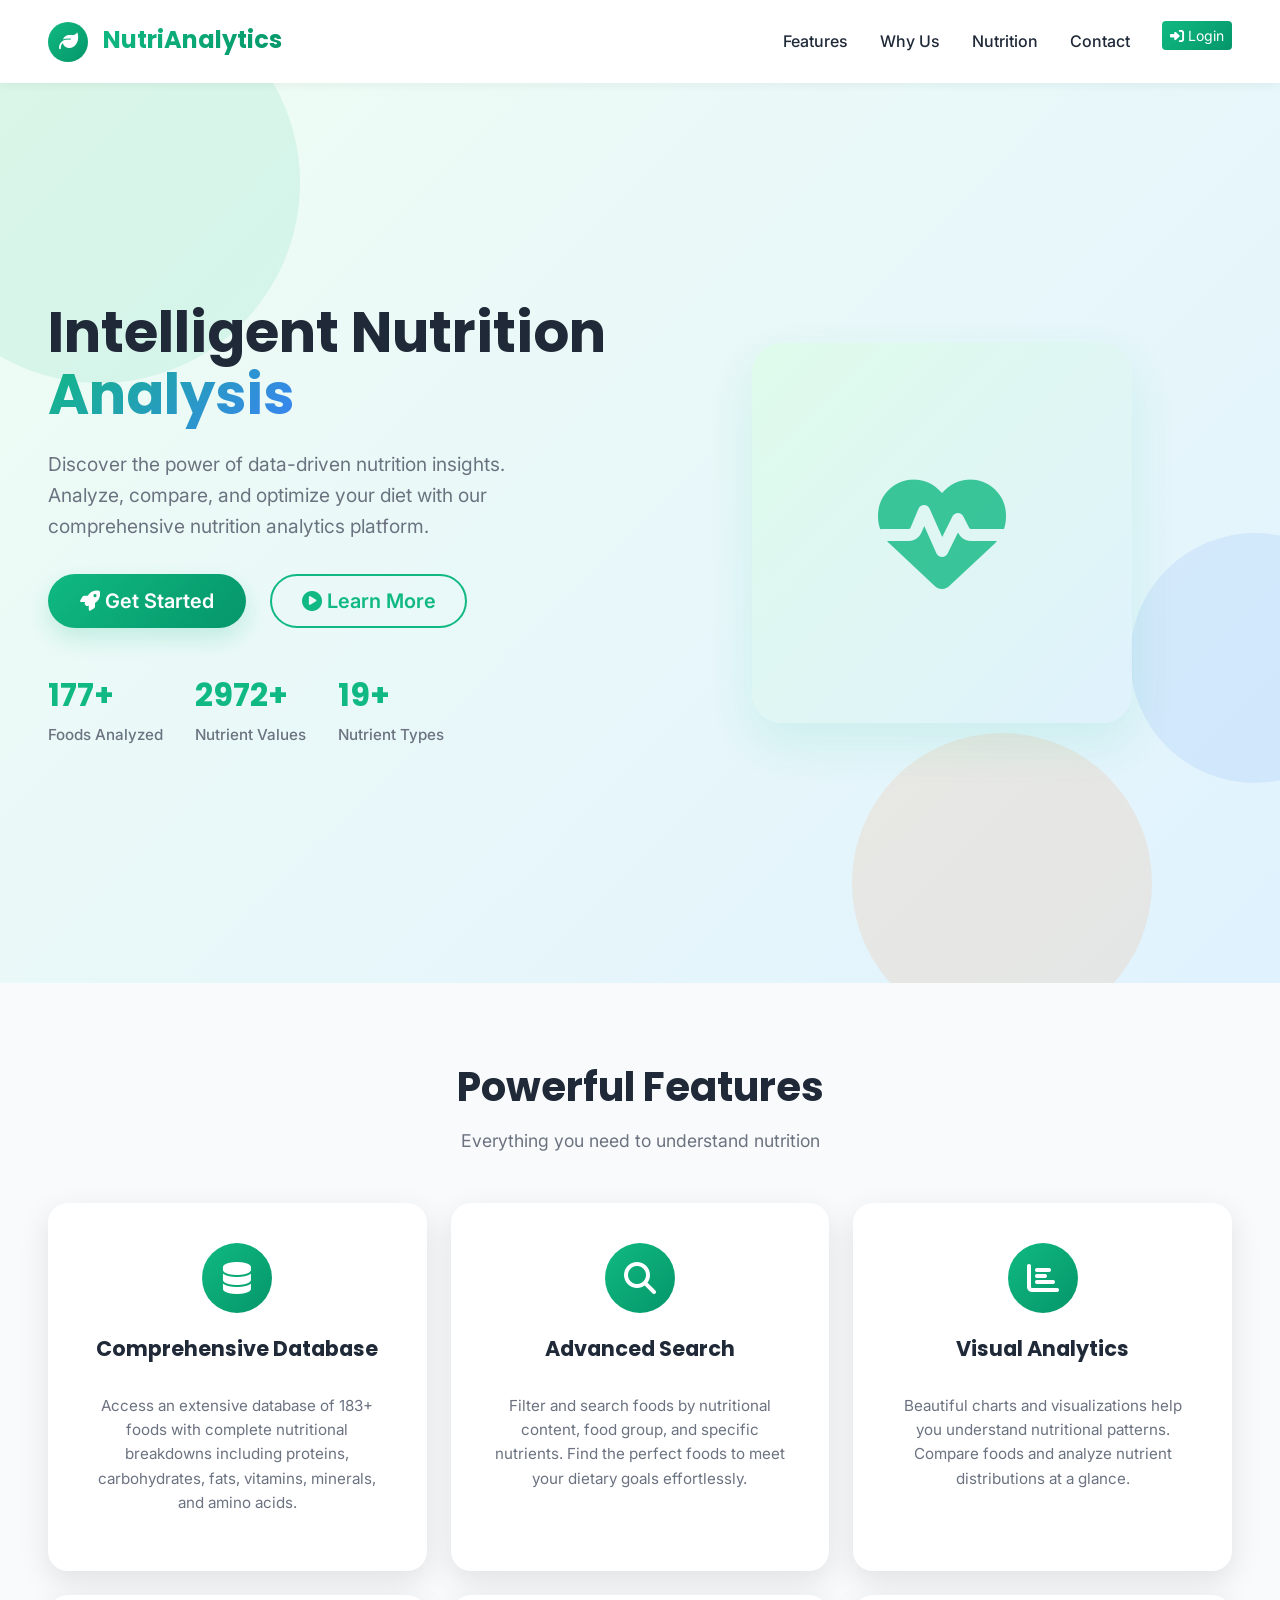
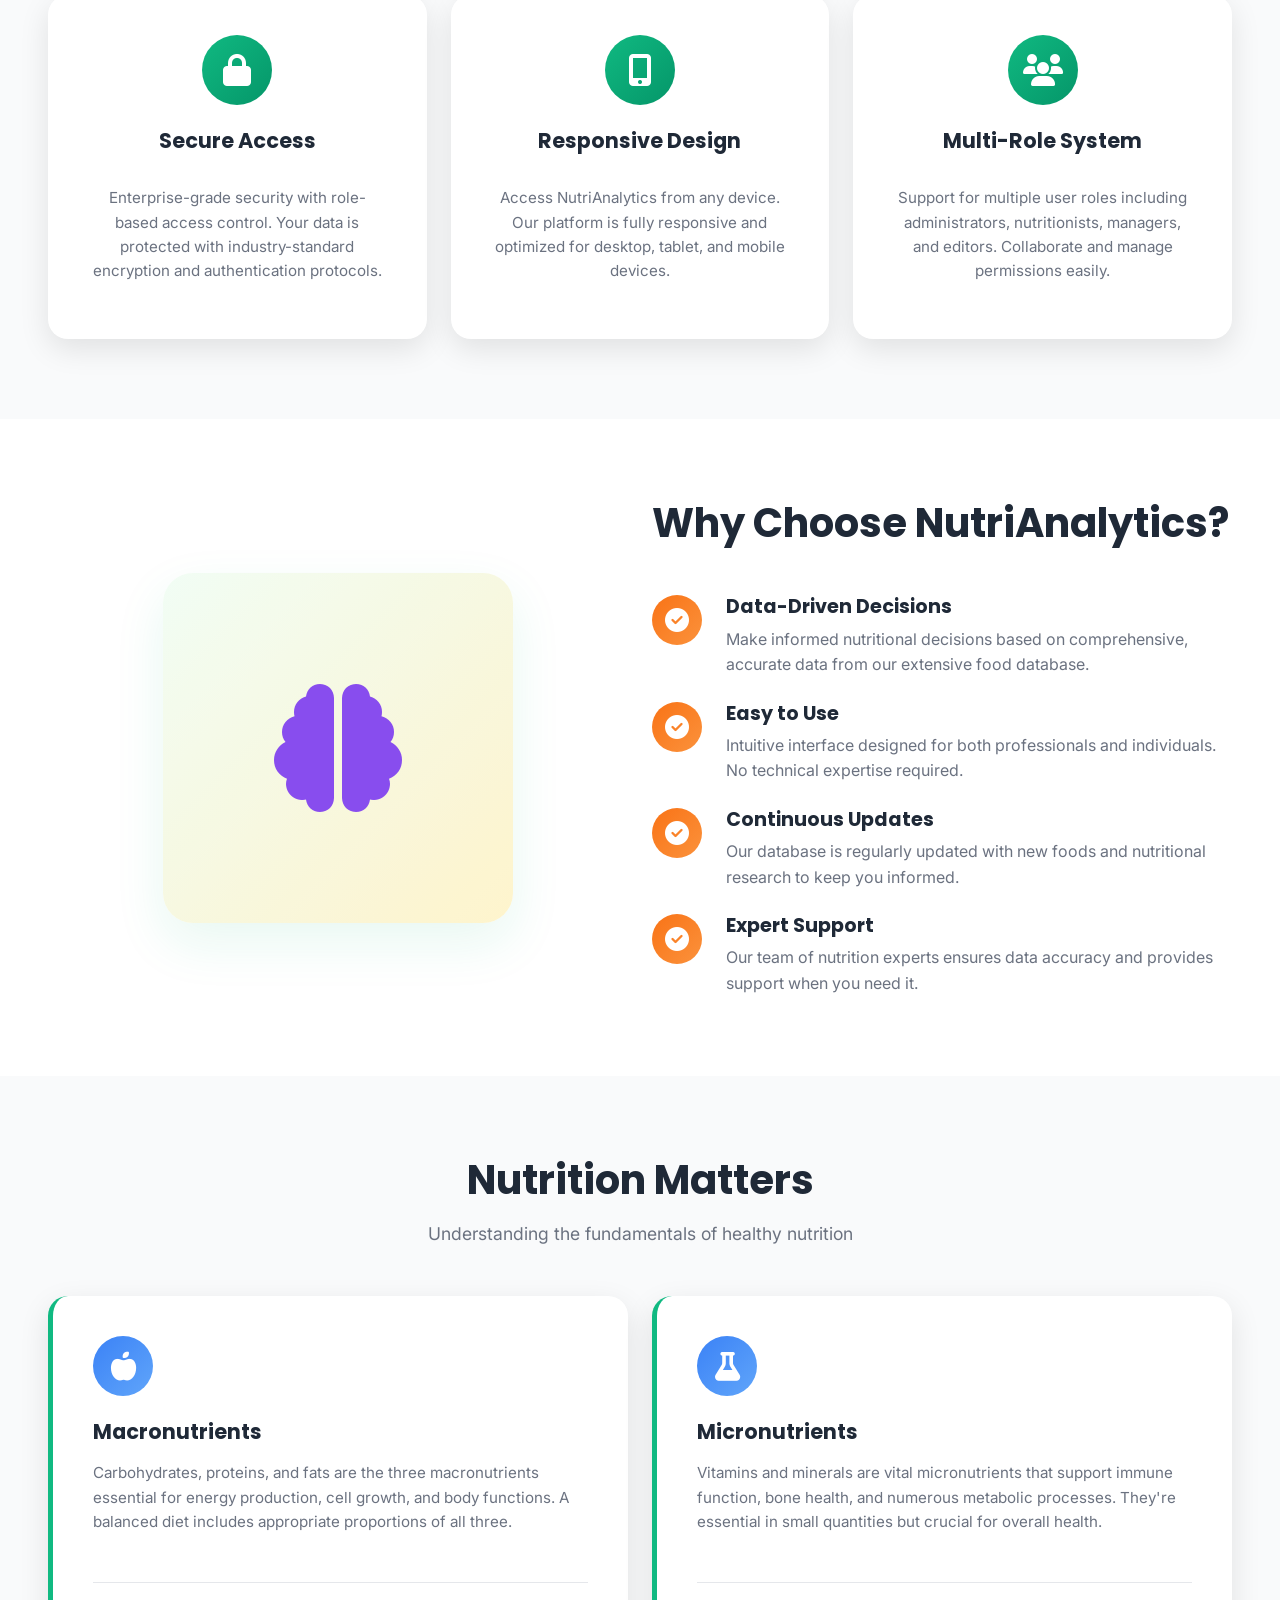
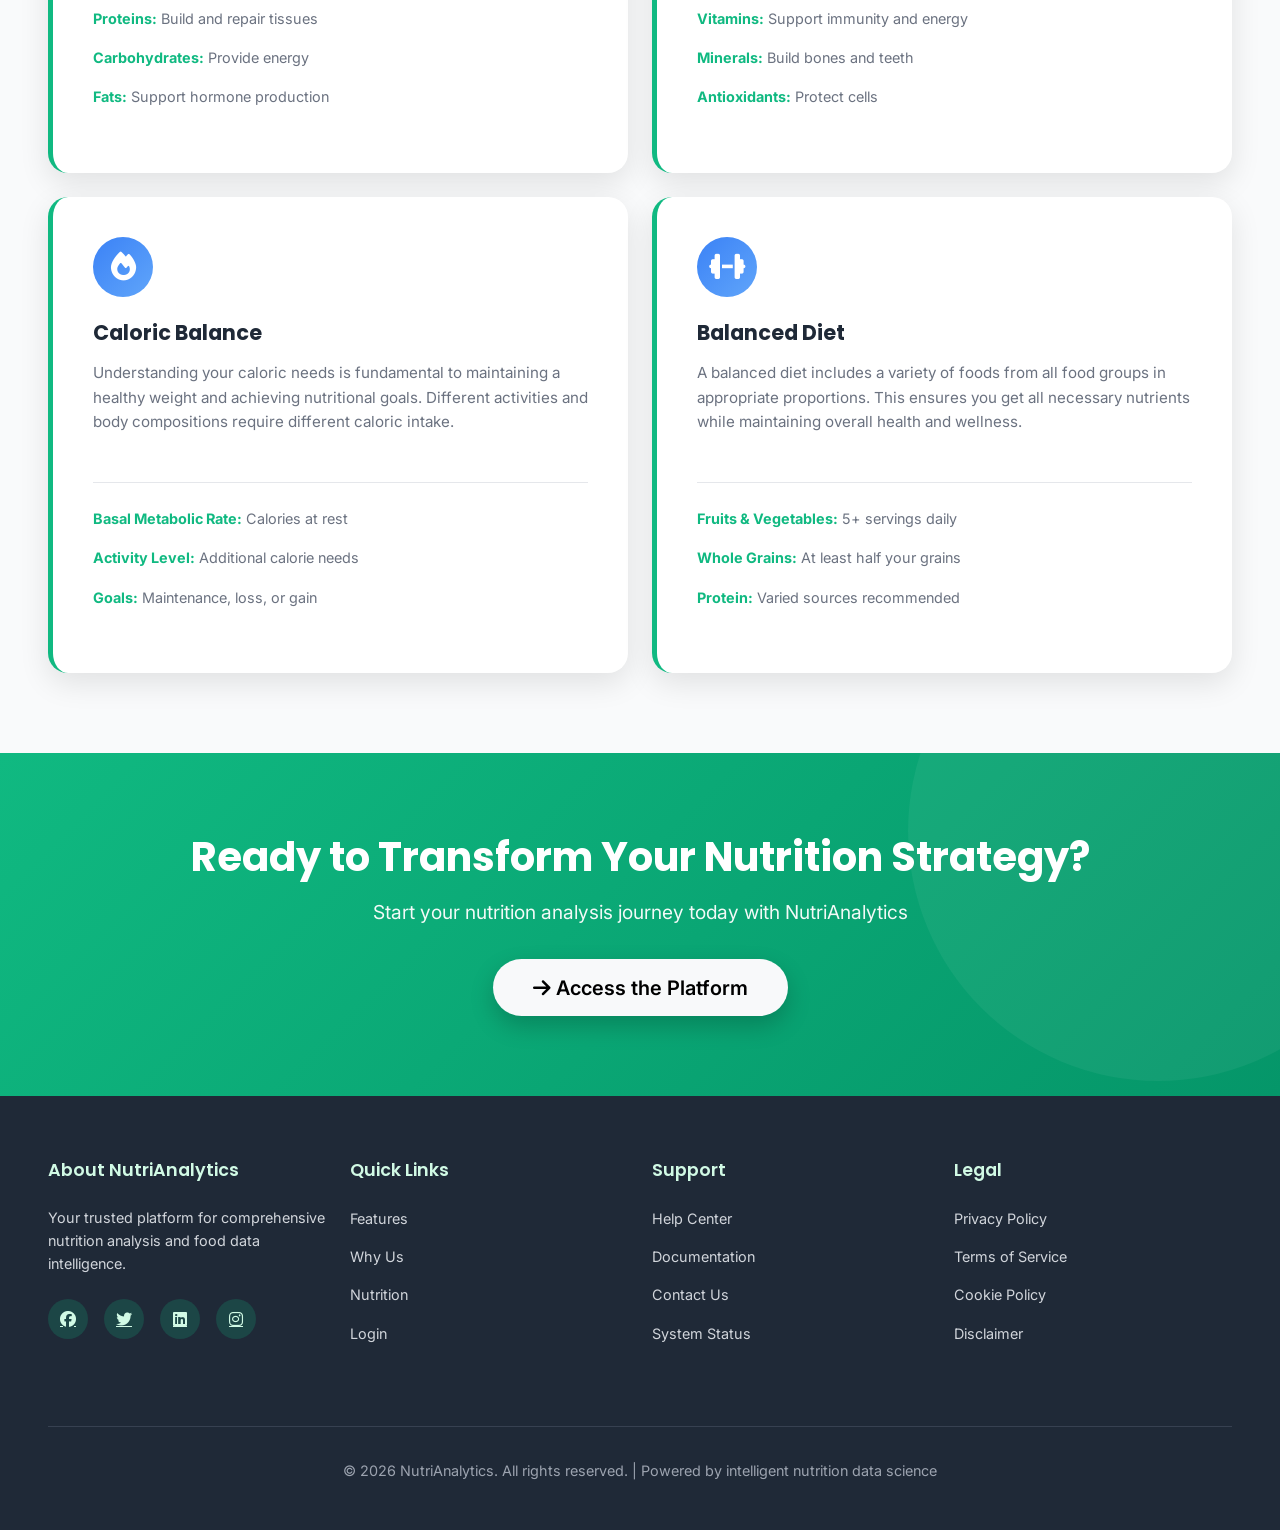
<file: index.html>
<!DOCTYPE html>
<html lang="en">
<head>
    <meta charset="UTF-8">
    <meta name="viewport" content="width=device-width, initial-scale=1.0">
    <title>NutriAnalytics - Nutrition Intelligence Platform</title>
    <link href="https://cdn.jsdelivr.net/npm/bootstrap@5.3.0/dist/css/bootstrap.min.css" rel="stylesheet">
    <link rel="stylesheet" href="https://cdnjs.cloudflare.com/ajax/libs/font-awesome/6.4.0/css/all.min.css">
    <link rel="preconnect" href="https://fonts.googleapis.com">
    <link rel="preconnect" href="https://fonts.gstatic.com" crossorigin>
    <link href="https://fonts.googleapis.com/css2?family=Poppins:wght@300;400;600;700&family=Inter:wght@300;400;500;600&display=swap" rel="stylesheet">
    <link rel="stylesheet" href="static/css/landing.css">
</head>
<body>
    <!-- Navigation Bar -->
    <nav class="navbar navbar-expand-lg navbar-light navbar-landing">
        <div class="container-fluid px-4 px-md-5">
            <a class="navbar-brand" href="#home">
                <span class="brand-logo">
                    <i class="fas fa-leaf"></i>
                </span>
                <span class="brand-text">NutriAnalytics</span>
            </a>
            <button class="navbar-toggler" type="button" data-bs-toggle="collapse" data-bs-target="#navbarNav" aria-controls="navbarNav" aria-expanded="false" aria-label="Toggle navigation">
                <span class="navbar-toggler-icon"></span>
            </button>
            <div class="collapse navbar-collapse" id="navbarNav">
                <ul class="navbar-nav ms-auto">
                    <li class="nav-item"><a class="nav-link" href="#features">Features</a></li>
                    <li class="nav-item"><a class="nav-link" href="#why">Why Us</a></li>
                    <li class="nav-item"><a class="nav-link" href="#nutrition">Nutrition</a></li>
                    <li class="nav-item"><a class="nav-link" href="#contact">Contact</a></li>
                    <li class="nav-item ms-3">
                        <a class="btn btn-primary btn-sm" href="/login">
                            <i class="fas fa-sign-in-alt"></i> Login
                        </a>
                    </li>
                </ul>
            </div>
        </div>
    </nav>

    <!-- Hero Section -->
    <section class="hero" id="home">
        <div class="hero-background">
            <div class="shape shape-1"></div>
            <div class="shape shape-2"></div>
            <div class="shape shape-3"></div>
        </div>
        <div class="container-fluid px-4 px-md-5">
            <div class="row align-items-center min-vh-100">
                <div class="col-lg-6 col-md-12 mb-4 mb-lg-0">
                    <div class="hero-content">
                        <h1 class="hero-title">
                            Intelligent Nutrition <span class="text-gradient">Analysis</span>
                        </h1>
                        <p class="hero-subtitle">
                            Discover the power of data-driven nutrition insights. Analyze, compare, and optimize your diet with our comprehensive nutrition analytics platform.
                        </p>
                        <div class="hero-buttons">
                            <a href="/login" class="btn btn-primary btn-lg btn-primary-custom">
                                <i class="fas fa-rocket"></i> Get Started
                            </a>
                            <a href="#features" class="btn btn-outline-primary btn-lg btn-outline-custom">
                                <i class="fas fa-play-circle"></i> Learn More
                            </a>
                        </div>
                        <div class="hero-stats">
                            <div class="stat-item">
                                <h3>183+</h3>
                                <p>Foods Analyzed</p>
                            </div>
                            <div class="stat-item">
                                <h3>3,062+</h3>
                                <p>Nutrient Values</p>
                            </div>
                            <div class="stat-item">
                                <h3>20+</h3>
                                <p>Nutrient Types</p>
                            </div>
                        </div>
                    </div>
                </div>
                <div class="col-lg-6 col-md-12">
                    <div class="hero-image">
                        <div class="image-placeholder">
                            <i class="fas fa-heartbeat"></i>
                        </div>
                    </div>
                </div>
            </div>
        </div>
    </section>

    <!-- Features Section -->
    <section class="features" id="features">
        <div class="container-fluid px-4 px-md-5">
            <div class="section-header text-center mb-5">
                <h2 class="section-title">Powerful Features</h2>
                <p class="section-subtitle">Everything you need to understand nutrition</p>
            </div>
            <div class="row g-4">
                <div class="col-lg-4 col-md-6">
                    <div class="feature-card">
                        <div class="feature-icon">
                            <i class="fas fa-database"></i>
                        </div>
                        <h3>Comprehensive Database</h3>
                        <p>Access an extensive database of 183+ foods with complete nutritional breakdowns including proteins, carbohydrates, fats, vitamins, minerals, and amino acids.</p>
                    </div>
                </div>
                <div class="col-lg-4 col-md-6">
                    <div class="feature-card">
                        <div class="feature-icon">
                            <i class="fas fa-search"></i>
                        </div>
                        <h3>Advanced Search</h3>
                        <p>Filter and search foods by nutritional content, food group, and specific nutrients. Find the perfect foods to meet your dietary goals effortlessly.</p>
                    </div>
                </div>
                <div class="col-lg-4 col-md-6">
                    <div class="feature-card">
                        <div class="feature-icon">
                            <i class="fas fa-chart-bar"></i>
                        </div>
                        <h3>Visual Analytics</h3>
                        <p>Beautiful charts and visualizations help you understand nutritional patterns. Compare foods and analyze nutrient distributions at a glance.</p>
                    </div>
                </div>
                <div class="col-lg-4 col-md-6">
                    <div class="feature-card">
                        <div class="feature-icon">
                            <i class="fas fa-lock"></i>
                        </div>
                        <h3>Secure Access</h3>
                        <p>Enterprise-grade security with role-based access control. Your data is protected with industry-standard encryption and authentication protocols.</p>
                    </div>
                </div>
                <div class="col-lg-4 col-md-6">
                    <div class="feature-card">
                        <div class="feature-icon">
                            <i class="fas fa-mobile-alt"></i>
                        </div>
                        <h3>Responsive Design</h3>
                        <p>Access NutriAnalytics from any device. Our platform is fully responsive and optimized for desktop, tablet, and mobile devices.</p>
                    </div>
                </div>
                <div class="col-lg-4 col-md-6">
                    <div class="feature-card">
                        <div class="feature-icon">
                            <i class="fas fa-users"></i>
                        </div>
                        <h3>Multi-Role System</h3>
                        <p>Support for multiple user roles including administrators, nutritionists, managers, and editors. Collaborate and manage permissions easily.</p>
                    </div>
                </div>
            </div>
        </div>
    </section>

    <!-- Why Choose Us Section -->
    <section class="why-us" id="why">
        <div class="container-fluid px-4 px-md-5">
            <div class="row align-items-center gy-5">
                <div class="col-lg-6">
                    <div class="why-image">
                        <div class="image-placeholder-secondary">
                            <i class="fas fa-brain"></i>
                        </div>
                    </div>
                </div>
                <div class="col-lg-6">
                    <div class="why-content">
                        <h2 class="section-title mb-4">Why Choose NutriAnalytics?</h2>
                        <div class="why-item">
                            <div class="why-icon">
                                <i class="fas fa-check-circle"></i>
                            </div>
                            <div class="why-text">
                                <h4>Data-Driven Decisions</h4>
                                <p>Make informed nutritional decisions based on comprehensive, accurate data from our extensive food database.</p>
                            </div>
                        </div>
                        <div class="why-item">
                            <div class="why-icon">
                                <i class="fas fa-check-circle"></i>
                            </div>
                            <div class="why-text">
                                <h4>Easy to Use</h4>
                                <p>Intuitive interface designed for both professionals and individuals. No technical expertise required.</p>
                            </div>
                        </div>
                        <div class="why-item">
                            <div class="why-icon">
                                <i class="fas fa-check-circle"></i>
                            </div>
                            <div class="why-text">
                                <h4>Continuous Updates</h4>
                                <p>Our database is regularly updated with new foods and nutritional research to keep you informed.</p>
                            </div>
                        </div>
                        <div class="why-item">
                            <div class="why-icon">
                                <i class="fas fa-check-circle"></i>
                            </div>
                            <div class="why-text">
                                <h4>Expert Support</h4>
                                <p>Our team of nutrition experts ensures data accuracy and provides support when you need it.</p>
                            </div>
                        </div>
                    </div>
                </div>
            </div>
        </div>
    </section>

    <!-- Nutrition Education Section -->
    <section class="nutrition-education" id="nutrition">
        <div class="container-fluid px-4 px-md-5">
            <div class="section-header text-center mb-5">
                <h2 class="section-title">Nutrition Matters</h2>
                <p class="section-subtitle">Understanding the fundamentals of healthy nutrition</p>
            </div>
            <div class="row g-4">
                <div class="col-lg-6">
                    <div class="nutrition-card">
                        <div class="nutrition-icon">
                            <i class="fas fa-apple-alt"></i>
                        </div>
                        <h3>Macronutrients</h3>
                        <p>Carbohydrates, proteins, and fats are the three macronutrients essential for energy production, cell growth, and body functions. A balanced diet includes appropriate proportions of all three.</p>
                        <ul class="nutrition-list">
                            <li><strong>Proteins:</strong> Build and repair tissues</li>
                            <li><strong>Carbohydrates:</strong> Provide energy</li>
                            <li><strong>Fats:</strong> Support hormone production</li>
                        </ul>
                    </div>
                </div>
                <div class="col-lg-6">
                    <div class="nutrition-card">
                        <div class="nutrition-icon">
                            <i class="fas fa-flask"></i>
                        </div>
                        <h3>Micronutrients</h3>
                        <p>Vitamins and minerals are vital micronutrients that support immune function, bone health, and numerous metabolic processes. They're essential in small quantities but crucial for overall health.</p>
                        <ul class="nutrition-list">
                            <li><strong>Vitamins:</strong> Support immunity and energy</li>
                            <li><strong>Minerals:</strong> Build bones and teeth</li>
                            <li><strong>Antioxidants:</strong> Protect cells</li>
                        </ul>
                    </div>
                </div>
                <div class="col-lg-6">
                    <div class="nutrition-card">
                        <div class="nutrition-icon">
                            <i class="fas fa-fire"></i>
                        </div>
                        <h3>Caloric Balance</h3>
                        <p>Understanding your caloric needs is fundamental to maintaining a healthy weight and achieving nutritional goals. Different activities and body compositions require different caloric intake.</p>
                        <ul class="nutrition-list">
                            <li><strong>Basal Metabolic Rate:</strong> Calories at rest</li>
                            <li><strong>Activity Level:</strong> Additional calorie needs</li>
                            <li><strong>Goals:</strong> Maintenance, loss, or gain</li>
                        </ul>
                    </div>
                </div>
                <div class="col-lg-6">
                    <div class="nutrition-card">
                        <div class="nutrition-icon">
                            <i class="fas fa-dumbbell"></i>
                        </div>
                        <h3>Balanced Diet</h3>
                        <p>A balanced diet includes a variety of foods from all food groups in appropriate proportions. This ensures you get all necessary nutrients while maintaining overall health and wellness.</p>
                        <ul class="nutrition-list">
                            <li><strong>Fruits & Vegetables:</strong> 5+ servings daily</li>
                            <li><strong>Whole Grains:</strong> At least half your grains</li>
                            <li><strong>Protein:</strong> Varied sources recommended</li>
                        </ul>
                    </div>
                </div>
            </div>
        </div>
    </section>

    <!-- CTA Section -->
    <section class="cta-section">
        <div class="container-fluid px-4 px-md-5">
            <div class="cta-content text-center">
                <h2>Ready to Transform Your Nutrition Strategy?</h2>
                <p>Start your nutrition analysis journey today with NutriAnalytics</p>
                <a href="/login" class="btn btn-light btn-lg">
                    <i class="fas fa-arrow-right"></i> Access the Platform
                </a>
            </div>
        </div>
    </section>

    <!-- Footer -->
    <footer class="footer">
        <div class="container-fluid px-4 px-md-5">
            <div class="row gy-4 mb-5">
                <div class="col-lg-3 col-md-6">
                    <div class="footer-section">
                        <h5 class="footer-title">About NutriAnalytics</h5>
                        <p>Your trusted platform for comprehensive nutrition analysis and food data intelligence.</p>
                        <div class="social-links">
                            <a href="#"><i class="fab fa-facebook"></i></a>
                            <a href="#"><i class="fab fa-twitter"></i></a>
                            <a href="#"><i class="fab fa-linkedin"></i></a>
                            <a href="#"><i class="fab fa-instagram"></i></a>
                        </div>
                    </div>
                </div>
                <div class="col-lg-3 col-md-6">
                    <div class="footer-section">
                        <h5 class="footer-title">Quick Links</h5>
                        <ul class="footer-links">
                            <li><a href="#features">Features</a></li>
                            <li><a href="#why">Why Us</a></li>
                            <li><a href="#nutrition">Nutrition</a></li>
                            <li><a href="/login">Login</a></li>
                        </ul>
                    </div>
                </div>
                <div class="col-lg-3 col-md-6">
                    <div class="footer-section">
                        <h5 class="footer-title">Support</h5>
                        <ul class="footer-links">
                            <li><a href="#">Help Center</a></li>
                            <li><a href="#">Documentation</a></li>
                            <li><a href="#">Contact Us</a></li>
                            <li><a href="#">System Status</a></li>
                        </ul>
                    </div>
                </div>
                <div class="col-lg-3 col-md-6">
                    <div class="footer-section">
                        <h5 class="footer-title">Legal</h5>
                        <ul class="footer-links">
                            <li><a href="#">Privacy Policy</a></li>
                            <li><a href="#">Terms of Service</a></li>
                            <li><a href="#">Cookie Policy</a></li>
                            <li><a href="#">Disclaimer</a></li>
                        </ul>
                    </div>
                </div>
            </div>
            <div class="footer-bottom">
                <p>&copy; 2026 NutriAnalytics. All rights reserved. | Powered by intelligent nutrition data science</p>
            </div>
        </div>
    </footer>

    <script src="https://cdn.jsdelivr.net/npm/bootstrap@5.3.0/dist/js/bootstrap.bundle.min.js"></script>
    <script src="/static/js/config.js?v=8.0"></script>
    <script src="/static/js/landing.js?v=5.0"></script>
</body>
</html>
</file>
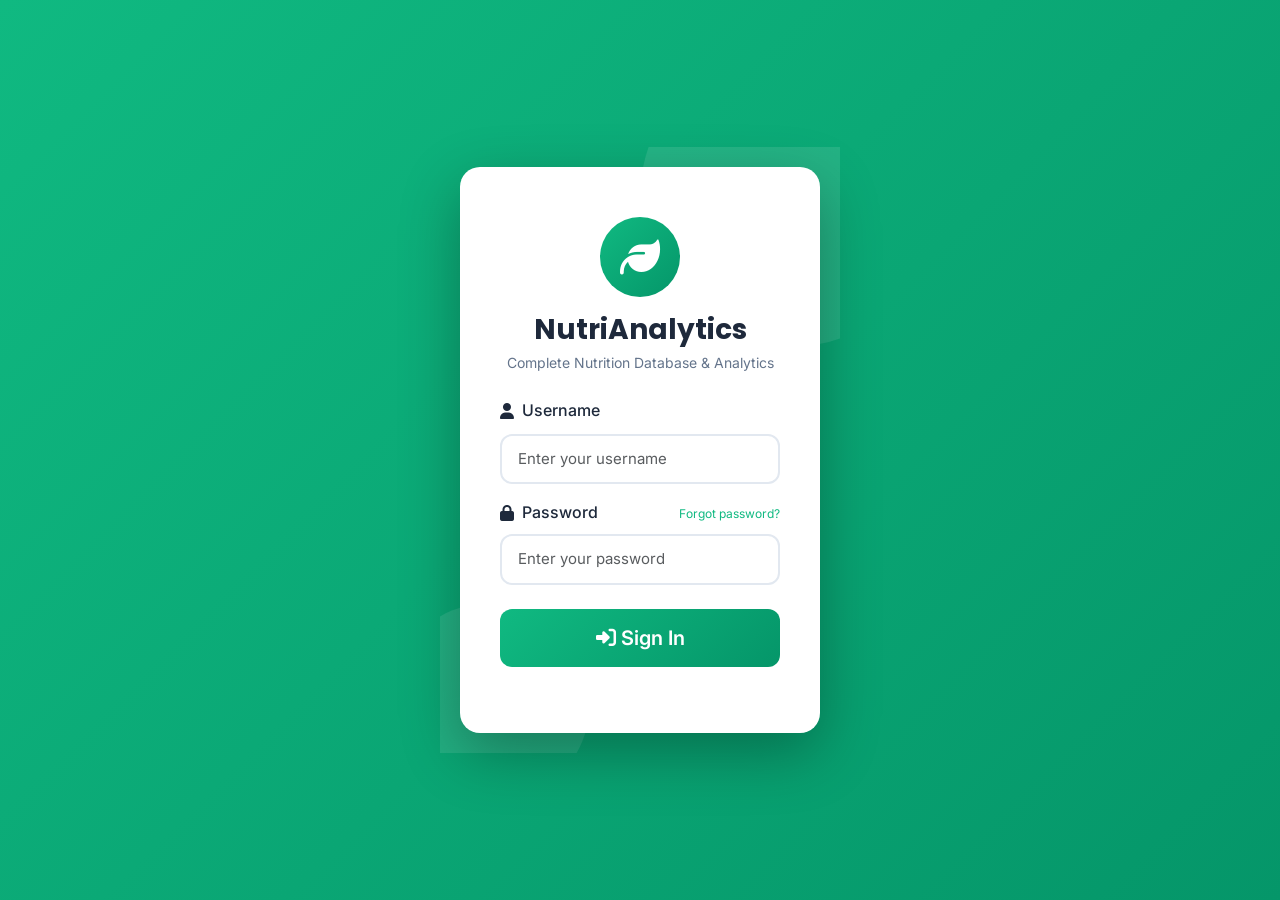
<file: login.html>
<!DOCTYPE html>
<html lang="en">
<head>
    <meta charset="UTF-8">
    <meta name="viewport" content="width=device-width, initial-scale=1.0">
    <title>Nutrition Analytics - Login</title>
    
    <!-- Bootstrap 5 -->
    <link href="https://cdn.jsdelivr.net/npm/bootstrap@5.3.0/dist/css/bootstrap.min.css" rel="stylesheet">
    
    <!-- Font Awesome 6 Icons -->
    <link rel="stylesheet" href="https://cdnjs.cloudflare.com/ajax/libs/font-awesome/6.4.0/css/all.min.css">
    
    <!-- Google Fonts -->
    <link href="https://fonts.googleapis.com/css2?family=Poppins:wght@300;400;500;600;700&family=Inter:wght@300;400;500;600;700&display=swap" rel="stylesheet">
    
    <link rel="stylesheet" href="/static/css/style.css">
</head>
<body class="login-page">
    <div class="login-container">
        <div class="login-box">
            <!-- Logo and Title -->
            <div class="text-center mb-4">
                <div class="logo mb-3">
                    <i class="fas fa-leaf"></i>
                </div>
                <h1 class="brand-title">NutriAnalytics</h1>
                <p class="brand-subtitle">Complete Nutrition Database & Analytics</p>
            </div>

            <!-- Login Form -->
            <form id="loginForm">
                <div class="form-group mb-3">
                    <label for="username" class="form-label">
                        <i class="fas fa-user"></i> Username
                    </label>
                    <input type="text" class="form-control form-control-lg" id="username" 
                           placeholder="Enter your username" required>
                </div>

                <div class="form-group mb-4">
                    <div class="d-flex justify-content-between align-items-center mb-2">
                        <label for="password" class="form-label mb-0">
                            <i class="fas fa-lock"></i> Password
                        </label>
                        <a href="/forgot-password" class="text-decoration-none" style="font-size: 12px;">
                            Forgot password?
                        </a>
                    </div>
                    <input type="password" class="form-control form-control-lg" id="password" 
                           placeholder="Enter your password" required>
                </div>

                <button type="submit" class="btn btn-login btn-lg w-100 mb-3">
                    <i class="fas fa-sign-in-alt"></i> Sign In
                </button>
            </form>

            <!-- Loading Spinner -->
            <div id="loadingSpinner" class="spinner-overlay d-none">
                <div class="spinner-border text-success" role="status">
                    <span class="visually-hidden">Loading...</span>
                </div>
            </div>
        </div>

        <!-- Background Animation -->
        <div class="background-decoration">
            <div class="shape shape-1"></div>
            <div class="shape shape-2"></div>
            <div class="shape shape-3"></div>
        </div>
    </div>

    <!-- Alert Container -->
    <div id="alertContainer"></div>

    <script src="https://cdn.jsdelivr.net/npm/bootstrap@5.3.0/dist/js/bootstrap.bundle.min.js"></script>
    <script src="/static/js/config.js?v=8.0"></script>
    <script src="/static/js/auth.js?v=7.0"></script>
</body>
</html>
</file>
<file: static/css/landing.css>
/* =============================================
   LANDING PAGE DESIGN SYSTEM
   ============================================= */

:root {
    --primary-green: #10b981;
    --primary-dark: #059669;
    --primary-light: #d1fae5;
    --accent-orange: #f97316;
    --accent-yellow: #eab308;
    --accent-blue: #3b82f6;
    --accent-purple: #a855f7;
    --text-dark: #1f2937;
    --text-light: #6b7280;
    --bg-light: #f9fafb;
    --bg-white: #ffffff;
    --card-shadow: 0 10px 30px rgba(0, 0, 0, 0.1);
    --card-shadow-hover: 0 20px 40px rgba(0, 0, 0, 0.15);
}

* {
    margin: 0;
    padding: 0;
    box-sizing: border-box;
}

html {
    scroll-behavior: smooth;
}

body {
    font-family: 'Inter', sans-serif;
    color: var(--text-dark);
    line-height: 1.6;
    background-color: var(--bg-white);
}

h1, h2, h3, h4, h5, h6 {
    font-family: 'Poppins', sans-serif;
    font-weight: 700;
    color: var(--text-dark);
}

/* =============================================
   NAVIGATION BAR
   ============================================= */

.navbar-landing {
    background: var(--bg-white);
    box-shadow: 0 2px 10px rgba(0, 0, 0, 0.05);
    padding: 1rem 0;
    position: sticky;
    top: 0;
    z-index: 1000;
}

.brand-logo {
    width: 40px;
    height: 40px;
    border-radius: 50%;
    background: linear-gradient(135deg, var(--primary-green) 0%, var(--primary-dark) 100%);
    display: inline-flex;
    align-items: center;
    justify-content: center;
    color: white;
    font-size: 1.2rem;
    margin-right: 10px;
}

.brand-text {
    font-family: 'Poppins', sans-serif;
    font-size: 1.5rem;
    font-weight: 700;
    background: linear-gradient(135deg, var(--primary-green) 0%, var(--primary-dark) 100%);
    -webkit-background-clip: text;
    -webkit-text-fill-color: transparent;
    background-clip: text;
}

.navbar-nav .nav-link {
    font-weight: 500;
    color: var(--text-dark) !important;
    margin: 0 0.5rem;
    transition: color 0.3s ease;
}

.navbar-nav .nav-link:hover {
    color: var(--primary-green) !important;
}

.btn-primary {
    background: linear-gradient(135deg, var(--primary-green) 0%, var(--primary-dark) 100%);
    border: none;
    color: white;
    transition: all 0.3s ease;
}

.btn-primary:hover {
    box-shadow: 0 10px 25px rgba(16, 185, 129, 0.3);
    transform: translateY(-2px);
}

/* =============================================
   HERO SECTION
   ============================================= */

.hero {
    position: relative;
    overflow: hidden;
    background: linear-gradient(135deg, #f0fdf4 0%, #e0f2fe 100%);
    padding: 0;
}

.hero-background {
    position: absolute;
    top: 0;
    left: 0;
    width: 100%;
    height: 100%;
    z-index: 1;
}

.shape {
    position: absolute;
    border-radius: 50%;
    opacity: 0.1;
    animation: float 6s ease-in-out infinite;
}

.shape-1 {
    width: 400px;
    height: 400px;
    background: var(--primary-green);
    top: -100px;
    left: -100px;
    animation-delay: 0s;
}

.shape-2 {
    width: 300px;
    height: 300px;
    background: var(--accent-orange);
    bottom: -50px;
    right: 10%;
    animation-delay: 2s;
}

.shape-3 {
    width: 250px;
    height: 250px;
    background: var(--accent-blue);
    top: 50%;
    right: -100px;
    animation-delay: 4s;
}

@keyframes float {
    0%, 100% {
        transform: translateY(0px);
    }
    50% {
        transform: translateY(20px);
    }
}

.hero-content {
    position: relative;
    z-index: 2;
}

.hero-title {
    font-size: 3.5rem;
    font-weight: 700;
    line-height: 1.1;
    margin-bottom: 1.5rem;
    color: var(--text-dark);
}

.text-gradient {
    background: linear-gradient(135deg, var(--primary-green) 0%, var(--accent-blue) 100%);
    -webkit-background-clip: text;
    -webkit-text-fill-color: transparent;
    background-clip: text;
}

.hero-subtitle {
    font-size: 1.2rem;
    color: var(--text-light);
    margin-bottom: 2rem;
    max-width: 500px;
}

.hero-buttons {
    display: flex;
    gap: 1.5rem;
    margin-bottom: 3rem;
    flex-wrap: wrap;
}

.btn-primary-custom {
    background: linear-gradient(135deg, var(--primary-green) 0%, var(--primary-dark) 100%);
    border: none;
    color: white;
    padding: 0.75rem 2rem;
    font-weight: 600;
    border-radius: 50px;
    transition: all 0.3s ease;
    box-shadow: 0 10px 25px rgba(16, 185, 129, 0.2);
}

.btn-primary-custom:hover {
    transform: translateY(-3px);
    box-shadow: 0 15px 35px rgba(16, 185, 129, 0.3);
    color: white;
}

.btn-outline-custom {
    border: 2px solid var(--primary-green);
    color: var(--primary-green);
    padding: 0.65rem 1.85rem;
    font-weight: 600;
    border-radius: 50px;
    transition: all 0.3s ease;
}

.btn-outline-custom:hover {
    background: var(--primary-green);
    color: white;
    transform: translateY(-3px);
}

.hero-stats {
    display: flex;
    gap: 2rem;
    margin-top: 2rem;
    flex-wrap: wrap;
}

.stat-item {
    display: flex;
    flex-direction: column;
    gap: 0.5rem;
}

.stat-item h3 {
    font-size: 2rem;
    color: var(--primary-green);
    font-weight: 700;
    margin-bottom: 0;
}

.stat-item p {
    font-size: 0.95rem;
    color: var(--text-light);
    font-weight: 500;
}

.hero-image {
    position: relative;
    z-index: 2;
    display: flex;
    align-items: center;
    justify-content: center;
}

.image-placeholder {
    width: 380px;
    height: 380px;
    border-radius: 30px;
    background: linear-gradient(135deg, #dcfce7 0%, #e0f2fe 100%);
    display: flex;
    align-items: center;
    justify-content: center;
    font-size: 8rem;
    color: var(--primary-green);
    opacity: 0.8;
    box-shadow: 0 20px 50px rgba(16, 185, 129, 0.15);
}

/* =============================================
   FEATURES SECTION
   ============================================= */

.features {
    padding: 5rem 0;
    background: var(--bg-light);
}

.section-header {
    margin-bottom: 4rem;
}

.section-title {
    font-size: 2.5rem;
    margin-bottom: 1rem;
    color: var(--text-dark);
}

.section-subtitle {
    font-size: 1.1rem;
    color: var(--text-light);
}

.feature-card {
    background: var(--bg-white);
    padding: 2.5rem;
    border-radius: 20px;
    box-shadow: var(--card-shadow);
    transition: all 0.3s ease;
    text-align: center;
    height: 100%;
    display: flex;
    flex-direction: column;
    gap: 1.5rem;
}

.feature-card:hover {
    transform: translateY(-10px);
    box-shadow: var(--card-shadow-hover);
}

.feature-icon {
    width: 70px;
    height: 70px;
    background: linear-gradient(135deg, var(--primary-green) 0%, var(--primary-dark) 100%);
    border-radius: 50%;
    display: flex;
    align-items: center;
    justify-content: center;
    color: white;
    font-size: 2rem;
    margin: 0 auto;
}

.feature-card h3 {
    font-size: 1.3rem;
    margin-bottom: 0.5rem;
}

.feature-card p {
    color: var(--text-light);
    font-size: 0.95rem;
    flex-grow: 1;
}

/* =============================================
   WHY US SECTION
   ============================================= */

.why-us {
    padding: 5rem 0;
    background: var(--bg-white);
}

.why-image {
    display: flex;
    align-items: center;
    justify-content: center;
}

.image-placeholder-secondary {
    width: 350px;
    height: 350px;
    border-radius: 30px;
    background: linear-gradient(135deg, #f0fdf4 0%, #fef3c7 100%);
    display: flex;
    align-items: center;
    justify-content: center;
    font-size: 8rem;
    color: #7c3aed;
    opacity: 0.9;
    box-shadow: 0 20px 50px rgba(16, 185, 129, 0.1);
}

.why-content {
    display: flex;
    flex-direction: column;
    gap: 1.5rem;
}

.why-item {
    display: flex;
    gap: 1.5rem;
    align-items: flex-start;
}

.why-icon {
    width: 50px;
    height: 50px;
    background: linear-gradient(135deg, var(--accent-orange) 0%, #fb923c 100%);
    border-radius: 50%;
    display: flex;
    align-items: center;
    justify-content: center;
    color: white;
    font-size: 1.5rem;
    flex-shrink: 0;
}

.why-text h4 {
    font-size: 1.2rem;
    margin-bottom: 0.5rem;
    color: var(--text-dark);
}

.why-text p {
    color: var(--text-light);
    margin: 0;
}

/* =============================================
   NUTRITION EDUCATION SECTION
   ============================================= */

.nutrition-education {
    padding: 5rem 0;
    background: var(--bg-light);
}

.nutrition-card {
    background: var(--bg-white);
    padding: 2.5rem;
    border-radius: 20px;
    box-shadow: var(--card-shadow);
    transition: all 0.3s ease;
    border-left: 5px solid var(--primary-green);
    height: 100%;
    display: flex;
    flex-direction: column;
    gap: 1rem;
}

.nutrition-card:hover {
    box-shadow: var(--card-shadow-hover);
    transform: translateY(-5px);
}

.nutrition-icon {
    width: 60px;
    height: 60px;
    background: linear-gradient(135deg, var(--accent-blue) 0%, #60a5fa 100%);
    border-radius: 50%;
    display: flex;
    align-items: center;
    justify-content: center;
    color: white;
    font-size: 1.8rem;
    margin-bottom: 0.5rem;
}

.nutrition-card h3 {
    font-size: 1.3rem;
    margin-bottom: 0;
}

.nutrition-card > p {
    color: var(--text-light);
    font-size: 0.95rem;
    flex-grow: 1;
}

.nutrition-list {
    list-style: none;
    margin-top: 1rem;
    padding-left: 0;
    border-top: 1px solid #e5e7eb;
    padding-top: 1rem;
}

.nutrition-list li {
    padding: 0.5rem 0;
    color: var(--text-light);
    font-size: 0.9rem;
}

.nutrition-list strong {
    color: var(--primary-green);
}

/* =============================================
   CTA SECTION
   ============================================= */

.cta-section {
    background: linear-gradient(135deg, var(--primary-green) 0%, var(--primary-dark) 100%);
    padding: 5rem 0;
    position: relative;
    overflow: hidden;
}

.cta-section::before {
    content: '';
    position: absolute;
    top: -50%;
    right: -10%;
    width: 500px;
    height: 500px;
    background: rgba(255, 255, 255, 0.05);
    border-radius: 50%;
    z-index: 1;
}

.cta-content {
    position: relative;
    z-index: 2;
    color: white;
}

.cta-section h2 {
    font-size: 2.5rem;
    color: white;
    margin-bottom: 1rem;
}

.cta-section p {
    font-size: 1.2rem;
    margin-bottom: 2rem;
    opacity: 0.95;
}

.btn-light {
    padding: 0.85rem 2.5rem;
    border-radius: 50px;
    font-weight: 600;
    transition: all 0.3s ease;
    border: none;
    box-shadow: 0 10px 25px rgba(0, 0, 0, 0.2);
}

.btn-light:hover {
    transform: translateY(-3px);
    box-shadow: 0 15px 35px rgba(0, 0, 0, 0.25);
    background-color: #f3f4f6;
}

/* =============================================
   FOOTER
   ============================================= */

.footer {
    background: var(--text-dark);
    color: white;
    padding: 4rem 0 2rem;
}

.footer-section {
    margin-bottom: 2rem;
}

.footer-title {
    font-family: 'Poppins', sans-serif;
    font-size: 1.1rem;
    font-weight: 600;
    margin-bottom: 1.5rem;
    color: var(--primary-light);
}

.footer-section p {
    color: #d1d5db;
    font-size: 0.9rem;
    line-height: 1.6;
    margin-bottom: 1.5rem;
}

.social-links {
    display: flex;
    gap: 1rem;
}

.social-links a {
    width: 40px;
    height: 40px;
    border-radius: 50%;
    background: rgba(16, 185, 129, 0.2);
    display: flex;
    align-items: center;
    justify-content: center;
    color: var(--primary-light);
    transition: all 0.3s ease;
}

.social-links a:hover {
    background: var(--primary-green);
    color: white;
}

.footer-links {
    list-style: none;
    padding: 0;
}

.footer-links li {
    margin-bottom: 0.8rem;
}

.footer-links a {
    color: #d1d5db;
    text-decoration: none;
    transition: color 0.3s ease;
    font-size: 0.9rem;
}

.footer-links a:hover {
    color: var(--primary-light);
}

.footer-bottom {
    border-top: 1px solid #374151;
    text-align: center;
    padding-top: 2rem;
    color: #9ca3af;
    font-size: 0.9rem;
}

/* =============================================
   RESPONSIVE DESIGN
   ============================================= */

@media (max-width: 1024px) {
    .hero-title {
        font-size: 2.8rem;
    }

    .section-title {
        font-size: 2rem;
    }

    .image-placeholder {
        width: 300px;
        height: 300px;
        font-size: 6rem;
    }

    .image-placeholder-secondary {
        width: 280px;
        height: 280px;
        font-size: 6rem;
    }
}

@media (max-width: 768px) {
    .hero-title {
        font-size: 2.2rem;
    }

    .hero-subtitle {
        font-size: 1rem;
    }

    .hero-buttons {
        flex-direction: column;
        gap: 1rem;
    }

    .hero-buttons .btn {
        width: 100%;
        text-align: center;
    }

    .hero-stats {
        gap: 1.5rem;
    }

    .stat-item h3 {
        font-size: 1.5rem;
    }

    .stat-item p {
        font-size: 0.85rem;
    }

    .section-title {
        font-size: 1.8rem;
    }

    .why-item {
        gap: 1rem;
    }

    .why-icon {
        width: 40px;
        height: 40px;
        font-size: 1.2rem;
    }

    .cta-section h2 {
        font-size: 1.8rem;
    }

    .cta-section p {
        font-size: 1rem;
    }

    .image-placeholder,
    .image-placeholder-secondary {
        width: 250px;
        height: 250px;
        font-size: 5rem;
    }
}

@media (max-width: 576px) {
    :root {
        scroll-behavior: auto;
    }

    .hero {
        padding-top: 2rem;
    }

    .hero-title {
        font-size: 1.8rem;
        margin-bottom: 1rem;
    }

    .hero-subtitle {
        font-size: 0.95rem;
        margin-bottom: 1.5rem;
    }

    .hero-buttons {
        margin-bottom: 2rem;
    }

    .hero-stats {
        flex-direction: column;
        gap: 1rem;
    }

    .section-title {
        font-size: 1.5rem;
    }

    .section-subtitle {
        font-size: 1rem;
    }

    .feature-card,
    .nutrition-card {
        padding: 1.5rem;
    }

    .feature-icon {
        width: 50px;
        height: 50px;
        font-size: 1.5rem;
    }

    .nutrition-icon {
        width: 50px;
        height: 50px;
        font-size: 1.5rem;
    }

    .feature-card h3,
    .nutrition-card h3 {
        font-size: 1.1rem;
    }

    .feature-card p,
    .nutrition-card > p {
        font-size: 0.9rem;
    }

    .why-item {
        flex-direction: column;
        gap: 0.8rem;
    }

    .cta-section {
        padding: 3rem 0;
    }

    .cta-section h2 {
        font-size: 1.5rem;
    }

    .cta-section p {
        font-size: 0.95rem;
    }

    .btn-light {
        padding: 0.75rem 1.5rem;
    }

    .image-placeholder,
    .image-placeholder-secondary {
        width: 200px;
        height: 200px;
        font-size: 4rem;
    }

    .footer {
        padding: 2rem 0 1rem;
    }

    .footer-section {
        margin-bottom: 1.5rem;
    }

    .footer-title {
        font-size: 1rem;
        margin-bottom: 1rem;
    }

    .footer-section p {
        font-size: 0.85rem;
        margin-bottom: 1rem;
    }

    .navbar-nav .nav-link {
        margin: 0.5rem 0;
    }
}

/* =============================================
   ACCESSIBILITY
   ============================================= */

@media (prefers-reduced-motion: reduce) {
    * {
        animation: none !important;
        transition: none !important;
    }
}

/* Focus states for keyboard navigation */
a:focus,
button:focus {
    outline: 2px solid var(--primary-green);
    outline-offset: 2px;
}
</file>
<file: static/css/style.css>
/* ============================================
   NUTRITION ANALYTICS - MODERN STYLING
   ============================================ */

* {
    margin: 0;
    padding: 0;
    box-sizing: border-box;
}

:root {
    /* Primary Colors - Nutrition Theme */
    --primary-green: #10b981;
    --secondary-green: #059669;
    --light-green: #ecfdf5;
    --dark-green: #047857;
    
    /* Accent Colors */
    --accent-orange: #f97316;
    --accent-yellow: #eab308;
    --accent-blue: #3b82f6;
    --accent-purple: #a855f7;
    
    /* Neutral Colors */
    --dark-bg: #0f172a;
    --light-bg: #f8fafc;
    --card-bg: #ffffff;
    --border-color: #e2e8f0;
    --text-primary: #1e293b;
    --text-secondary: #64748b;
    
    /* Shadows */
    --shadow-sm: 0 1px 2px rgba(0, 0, 0, 0.05);
    --shadow-md: 0 4px 6px rgba(0, 0, 0, 0.1);
    --shadow-lg: 0 10px 15px rgba(0, 0, 0, 0.1);
    --shadow-xl: 0 20px 25px rgba(0, 0, 0, 0.1);
    
    /* Gradients */
    --gradient-primary: linear-gradient(135deg, #10b981 0%, #059669 100%);
    --gradient-accent: linear-gradient(135deg, #f97316 0%, #ea580c 100%);
}

/* ============================================
   TYPOGRAPHY
   ============================================ */

html {
    scroll-behavior: smooth;
}

body {
    font-family: 'Inter', -apple-system, BlinkMacSystemFont, 'Segoe UI', sans-serif;
    color: var(--text-primary);
    background-color: var(--light-bg);
    line-height: 1.6;
}

h1, h2, h3, h4, h5, h6 {
    font-family: 'Poppins', sans-serif;
    font-weight: 600;
    line-height: 1.2;
}

h1 { font-size: 2.5rem; }
h2 { font-size: 2rem; }
h3 { font-size: 1.5rem; }
h4 { font-size: 1.25rem; }
h5 { font-size: 1.1rem; }
h6 { font-size: 1rem; }

p {
    color: var(--text-secondary);
}

a {
    color: var(--primary-green);
    text-decoration: none;
    transition: all 0.3s ease;
}

a:hover {
    color: var(--secondary-green);
}

/* ============================================
   LOGIN PAGE
   ============================================ */

.login-page {
    min-height: 100vh;
    display: flex;
    align-items: center;
    justify-content: center;
    background: var(--gradient-primary);
    position: relative;
    overflow: hidden;
    z-index: 1;
}

.login-container {
    position: relative;
    z-index: 10;
    width: 100%;
    max-width: 400px;
    padding: 20px;
    pointer-events: auto;
}

.login-box {
    background: var(--card-bg);
    border-radius: 20px;
    padding: 50px 40px;
    box-shadow: 0 20px 60px rgba(0, 0, 0, 0.3);
    animation: slideDown 0.5s ease;
    position: relative;
    z-index: 100;
}

@keyframes slideDown {
    from {
        opacity: 0;
        transform: translateY(-30px);
    }
    to {
        opacity: 1;
        transform: translateY(0);
    }
}

.logo {
    width: 80px;
    height: 80px;
    margin: 0 auto;
    background: var(--gradient-primary);
    border-radius: 50%;
    display: flex;
    align-items: center;
    justify-content: center;
    font-size: 40px;
    color: white;
}

.brand-title {
    color: var(--text-primary);
    font-size: 28px;
    font-weight: 700;
    margin-bottom: 0;
}

.brand-subtitle {
    color: var(--text-secondary);
    font-size: 14px;
    margin-top: 5px;
}

.form-label {
    font-weight: 500;
    color: var(--text-primary);
    margin-bottom: 10px;
    display: flex;
    align-items: center;
    gap: 8px;
    z-index: 100;
    position: relative;
    pointer-events: auto;
}

.form-control, .form-select {
    border: 2px solid var(--border-color);
    border-radius: 12px;
    padding: 12px 16px;
    transition: all 0.3s ease;
    font-size: 15px;
    pointer-events: auto !important;
    cursor: text !important;
    position: relative;
    z-index: 100;
}

.form-control:focus, .form-select:focus {
    border-color: var(--primary-green);
    box-shadow: 0 0 0 0.2rem rgba(16, 185, 129, 0.15);
}

.btn-login {
    background: var(--gradient-primary);
    border: none;
    font-weight: 600;
    border-radius: 12px;
    padding: 14px 24px;
    transition: all 0.3s ease;
    color: white;
    pointer-events: auto !important;
    cursor: pointer !important;
    position: relative;
    z-index: 100;
}

.btn-login:hover {
    transform: translateY(-2px);
    box-shadow: 0 10px 20px rgba(16, 185, 129, 0.3);
    color: white;
}

.btn-login:active {
    transform: translateY(0);
}

/* Form Group and Form Elements */
form, .form-group {
    position: relative;
    z-index: 100;
    pointer-events: auto;
}

.demo-info {
    background: var(--light-green);
    border-left: 4px solid var(--primary-green);
    padding: 15px;
    border-radius: 8px;
    margin-top: 20px;
}

.demo-info p {
    margin-bottom: 5px;
}

/* Background Animation */
.background-decoration {
    position: absolute;
    width: 100%;
    height: 100%;
    top: 0;
    left: 0;
    z-index: 1;
    overflow: hidden;
    pointer-events: none;
}

.shape {
    position: absolute;
    opacity: 0.1;
    border-radius: 50%;
}

.shape-1 {
    width: 300px;
    height: 300px;
    background: white;
    top: -100px;
    right: -100px;
    animation: float 6s ease-in-out infinite;
}

.shape-2 {
    width: 200px;
    height: 200px;
    background: white;
    bottom: -50px;
    left: -50px;
    animation: float 8s ease-in-out infinite 2s;
}

.shape-3 {
    width: 150px;
    height: 150px;
    background: white;
    top: 50%;
    left: 10%;
    animation: float 7s ease-in-out infinite 1s;
}

@keyframes float {
    0%, 100% { transform: translateY(0px); }
    50% { transform: translateY(30px); }
}

.spinner-overlay {
    position: fixed;
    top: 0;
    left: 0;
    right: 0;
    bottom: 0;
    background: rgba(0, 0, 0, 0.5);
    display: flex;
    align-items: center;
    justify-content: center;
    z-index: 1000;
}

.d-none {
    display: none !important;
}

/* ============================================
   RESPONSIVE DESIGN
   ============================================ */

@media (max-width: 768px) {
    .login-box {
        padding: 40px 30px;
    }
    
    .login-container {
        max-width: 100%;
        padding: 15px;
    }
    
    h1 { font-size: 1.75rem; }
    h2 { font-size: 1.5rem; }
}

@media (max-width: 576px) {
    body {
        font-size: 14px;
    }
    
    .brand-title {
        font-size: 22px;
    }
    
    .login-box {
        padding: 30px 20px;
    }
    
    h1 { font-size: 1.5rem; }
    h2 { font-size: 1.25rem; }
}

/* ============================================
   UTILITY CLASSES
   ============================================ */

.text-success { color: var(--primary-green) !important; }
.text-muted { color: var(--text-secondary) !important; }

.bg-light { background: var(--light-bg) !important; }

.border-primary { border-color: var(--primary-green) !important; }

.cursor-pointer { cursor: pointer; }

.no-select { user-select: none; }
</file>
